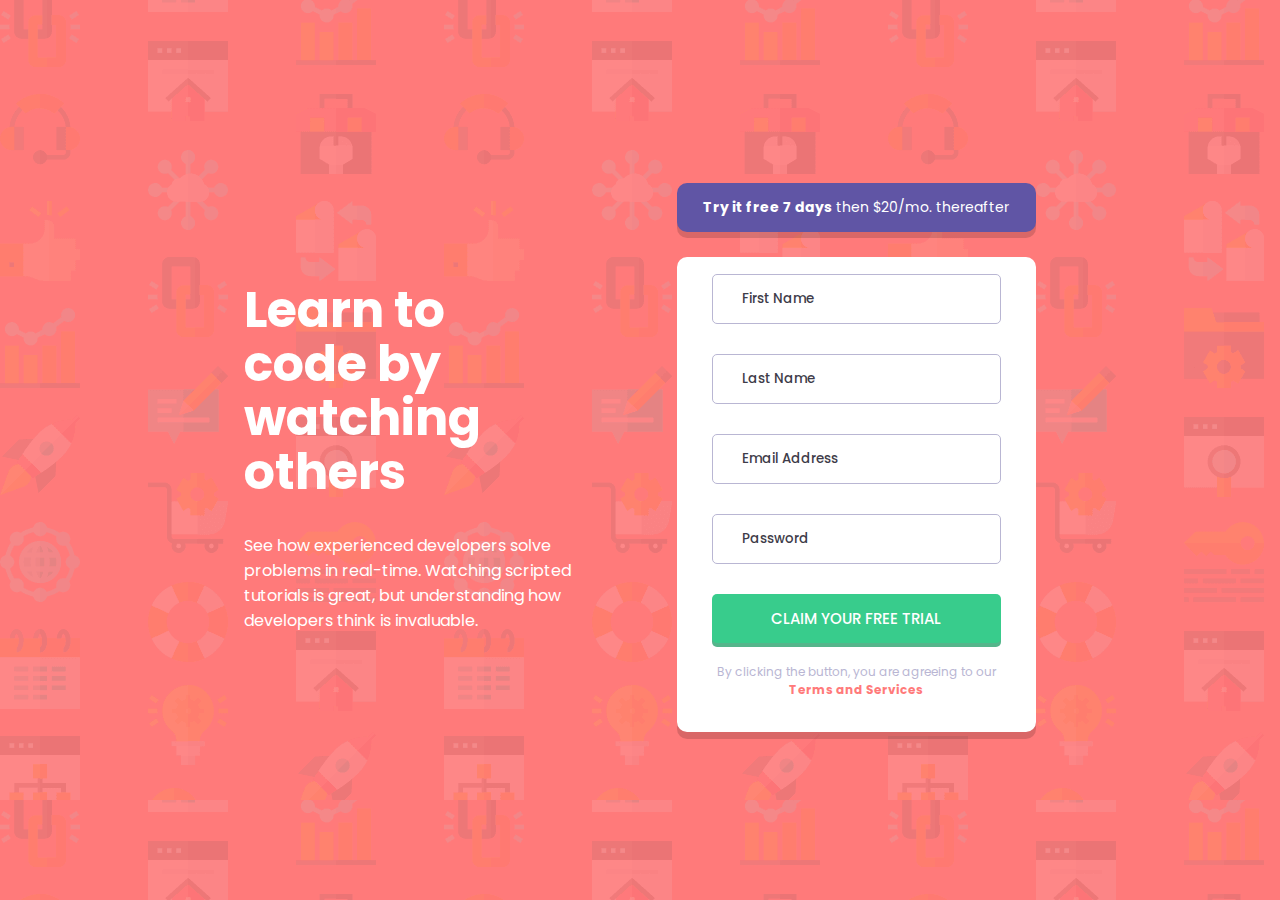
<file: index.html>
<!DOCTYPE html>
<html lang="en">
  <head>
    <meta charset="UTF-8" />
    <meta name="viewport" content="width=device-width, initial-scale=1.0" />
    <link rel="preconnect" href="https://fonts.googleapis.com" />
    <link rel="preconnect" href="https://fonts.gstatic.com" crossorigin />
    <link
      href="https://fonts.googleapis.com/css2?family=Poppins:ital,wght@0,100;0,200;0,300;0,400;0,500;0,600;0,700;0,800;0,900;1,100;1,200;1,300;1,400;1,500;1,600;1,700;1,800;1,900&display=swap"
      rel="stylesheet"
    />
    <link rel="stylesheet" href="style.css" />
    <title>Intro Component Signup Form</title>
  </head>
  <body>
    <main>
      <div class="info-container">
        <h1>Learn to code by watching others</h1>
        <p>
          See how experienced developers solve problems in real-time. Watching
          scripted tutorials is great, but understanding how developers think is
          invaluable.
        </p>
      </div>
      <div class="form-container">
        <p class="form-banner">
          <b>Try it free 7 days</b> then $20/mo. thereafter
        </p>
        <form action="#">
          <div class="input-group">
            <input
              type="text"
              class="firstNameInput input"
              id="firstName"
              placeholder="First Name"
            />
            <span class="icon"
              ><img src="images/icon-error.svg" alt="Error icon"
            /></span>
            <p class="error-text">First Name cannot be empty</p>
          </div>

          <div class="input-group">
            <input
              type="text"
              class="lastNameInput input"
              id="lastName"
              placeholder="Last Name"
            />
            <span class="icon"
              ><img src="images/icon-error.svg" alt="Error icon"
            /></span>
            <p class="error-text">Last Name cannot be empty</p>
          </div>

          <div class="input-group">
            <input
              type="email"
              class="emailInput input"
              id="email"
              placeholder="Email Address"
            />
            <span class="icon"
              ><img src="images/icon-error.svg" alt="Error icon"
            /></span>
            <p class="error-text">Looks like this is not an email</p>
          </div>

          <div class="input-group">
            <input
              type="password"
              id="password"
              class="passwordInput input"
              placeholder="Password"
            />
            <span class="icon"
              ><img src="images/icon-error.svg" alt="Error icon"
            /></span>
            <p class="error-text">Password cannot be empty</p>
          </div>

          <button type="submit" class="submitButton" id="submitButton">
            CLAIM YOUR FREE TRIAL
          </button>
          <p class="form-termsofservice-text">
            By clicking the button, you are agreeing to our
            <span class="termsofservice-span"><a href="termsAndservices.html">Terms and Services</a></span>
          </p>
        </form>
      </div>
    </main>
    <script src="index.js"></script>
  </body>
</html>
</file>
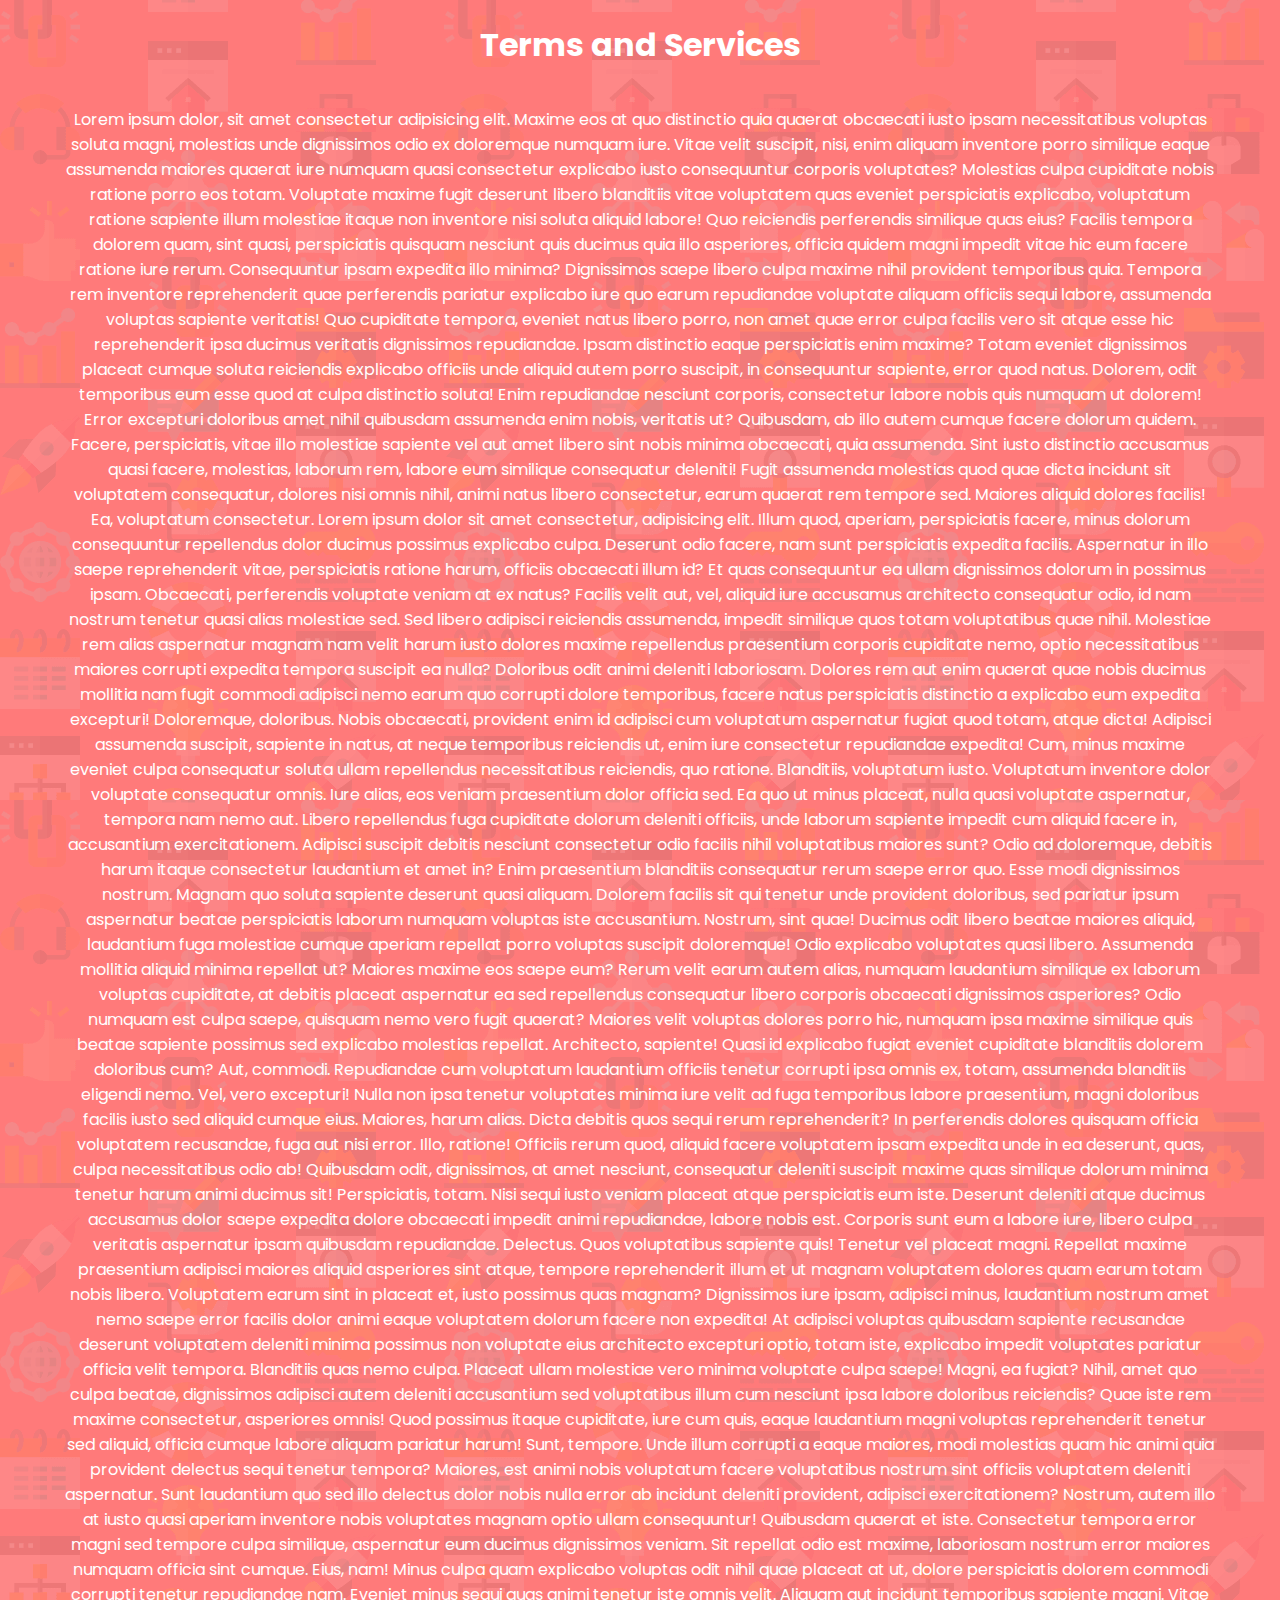
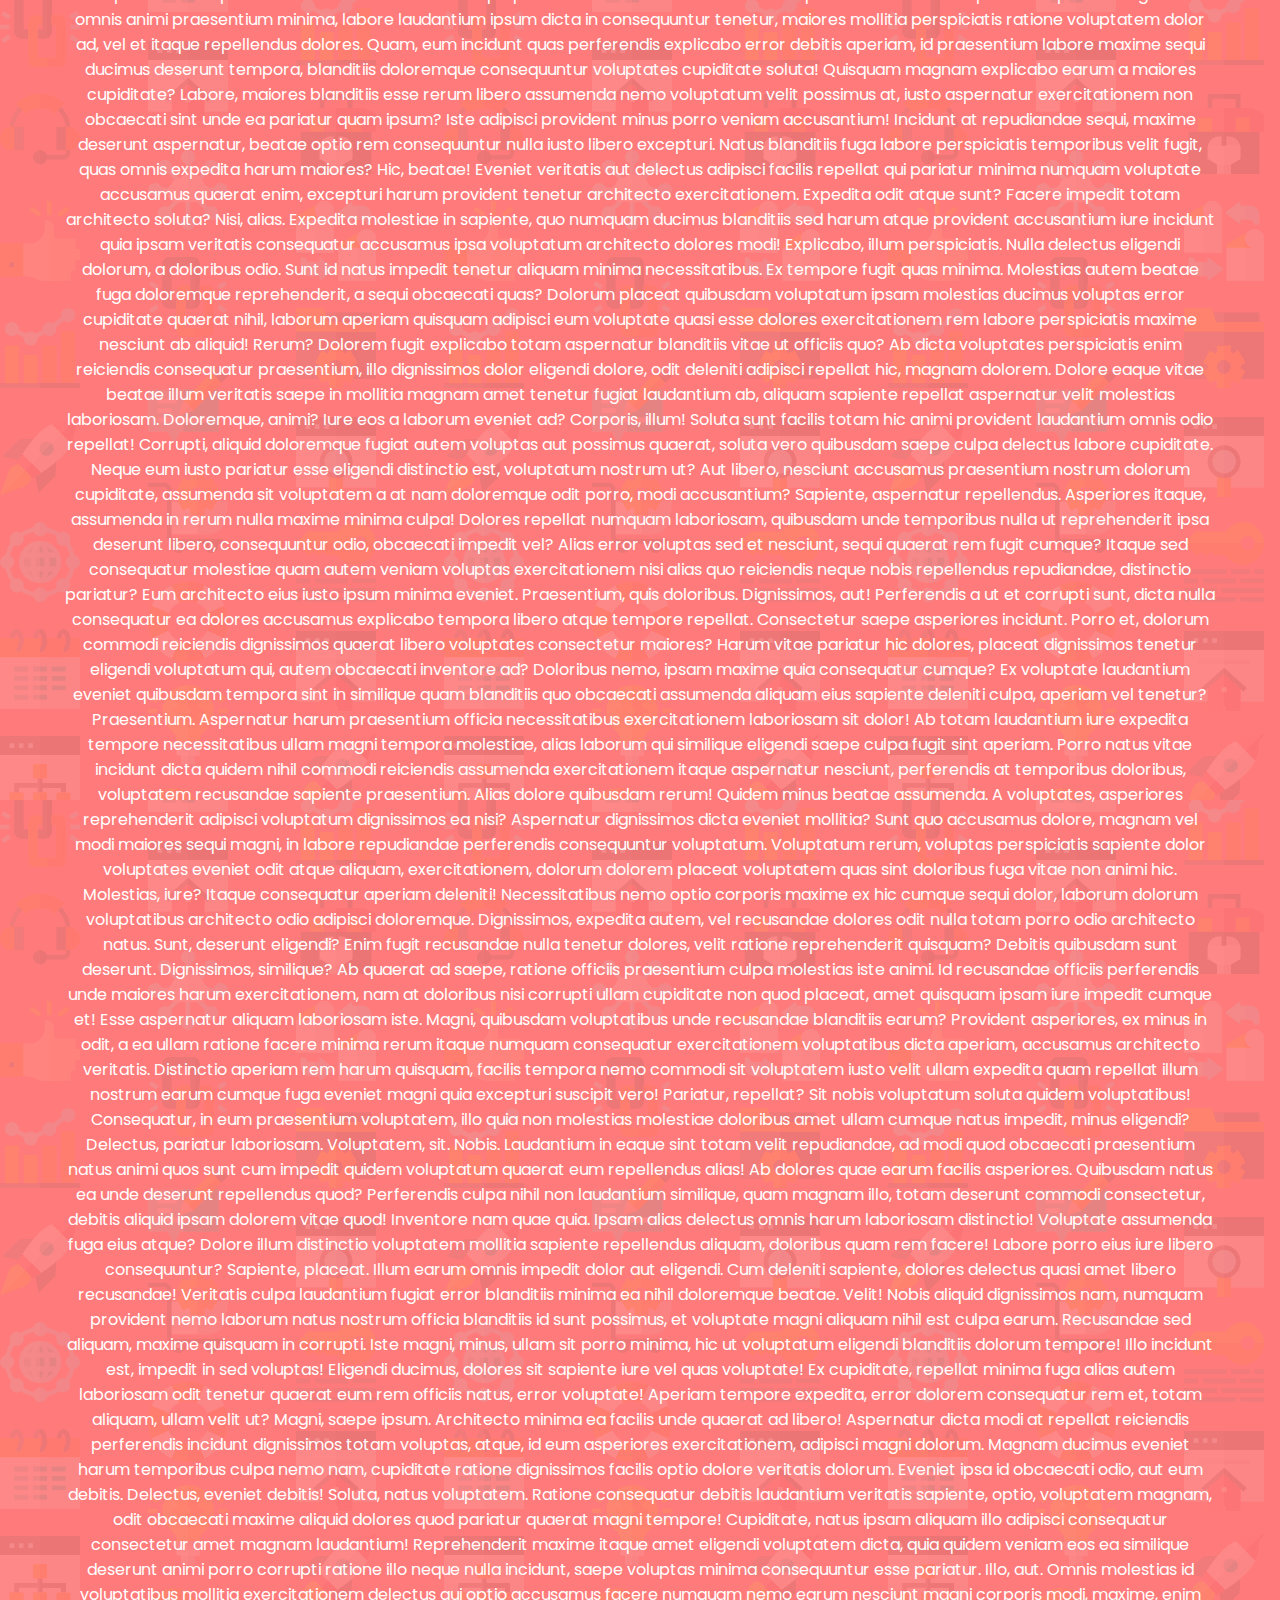
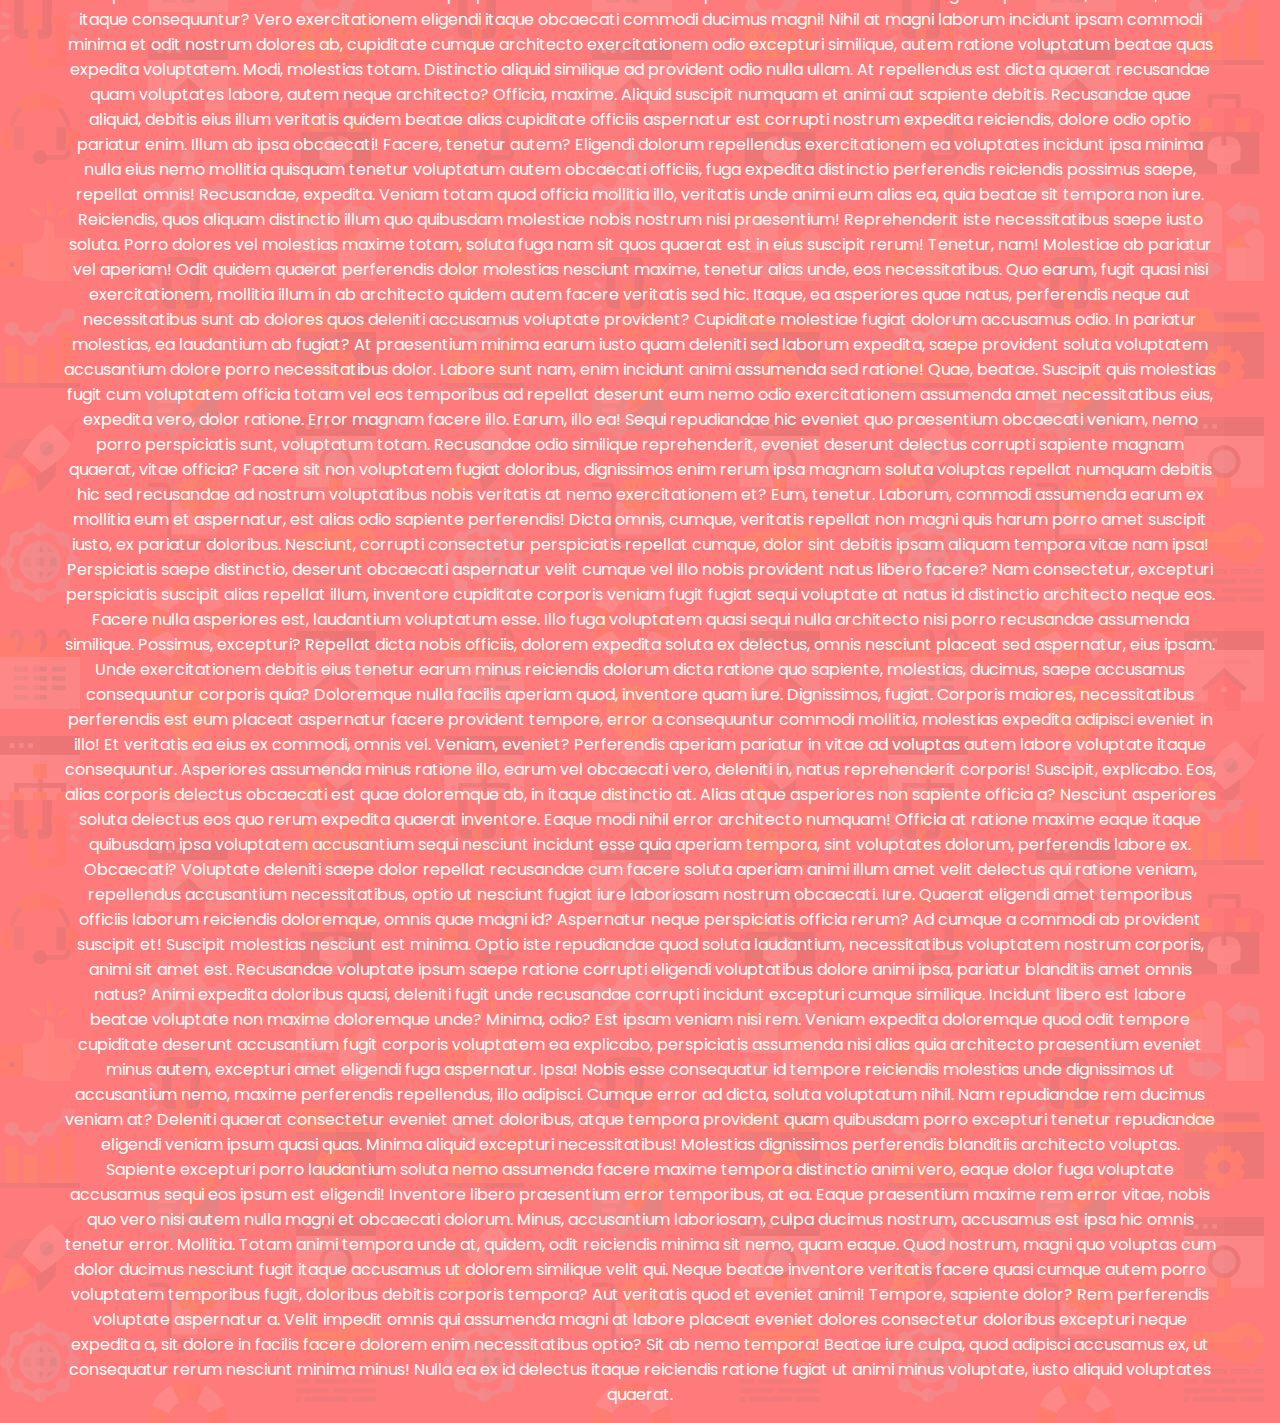
<file: termsAndservices.html>
<!DOCTYPE html>
<html lang="en">
  <head>
    <meta charset="UTF-8" />
    <meta name="viewport" content="width=device-width, initial-scale=1.0" />
    <link rel="preconnect" href="https://fonts.googleapis.com" />
    <link rel="preconnect" href="https://fonts.gstatic.com" crossorigin />
    <link
      href="https://fonts.googleapis.com/css2?family=Poppins:ital,wght@0,100;0,200;0,300;0,400;0,500;0,600;0,700;0,800;0,900;1,100;1,200;1,300;1,400;1,500;1,600;1,700;1,800;1,900&display=swap"
      rel="stylesheet"
    />
    <link rel="stylesheet" href="termsAndservices.css" />
    <title>Terms and Services</title>
  </head>
  <body>
    <h1>Terms and Services</h1>
    <p>
      Lorem ipsum dolor, sit amet consectetur adipisicing elit. Maxime eos at
      quo distinctio quia quaerat obcaecati iusto ipsam necessitatibus voluptas
      soluta magni, molestias unde dignissimos odio ex doloremque numquam iure.
      Vitae velit suscipit, nisi, enim aliquam inventore porro similique eaque
      assumenda maiores quaerat iure numquam quasi consectetur explicabo iusto
      consequuntur corporis voluptates? Molestias culpa cupiditate nobis ratione
      porro eos totam. Voluptate maxime fugit deserunt libero blanditiis vitae
      voluptatem quas eveniet perspiciatis explicabo, voluptatum ratione
      sapiente illum molestiae itaque non inventore nisi soluta aliquid labore!
      Quo reiciendis perferendis similique quas eius? Facilis tempora dolorem
      quam, sint quasi, perspiciatis quisquam nesciunt quis ducimus quia illo
      asperiores, officia quidem magni impedit vitae hic eum facere ratione iure
      rerum. Consequuntur ipsam expedita illo minima? Dignissimos saepe libero
      culpa maxime nihil provident temporibus quia. Tempora rem inventore
      reprehenderit quae perferendis pariatur explicabo iure quo earum
      repudiandae voluptate aliquam officiis sequi labore, assumenda voluptas
      sapiente veritatis! Quo cupiditate tempora, eveniet natus libero porro,
      non amet quae error culpa facilis vero sit atque esse hic reprehenderit
      ipsa ducimus veritatis dignissimos repudiandae. Ipsam distinctio eaque
      perspiciatis enim maxime? Totam eveniet dignissimos placeat cumque soluta
      reiciendis explicabo officiis unde aliquid autem porro suscipit, in
      consequuntur sapiente, error quod natus. Dolorem, odit temporibus eum esse
      quod at culpa distinctio soluta! Enim repudiandae nesciunt corporis,
      consectetur labore nobis quis numquam ut dolorem! Error excepturi
      doloribus amet nihil quibusdam assumenda enim nobis, veritatis ut?
      Quibusdam, ab illo autem cumque facere dolorum quidem. Facere,
      perspiciatis, vitae illo molestiae sapiente vel aut amet libero sint nobis
      minima obcaecati, quia assumenda. Sint iusto distinctio accusamus quasi
      facere, molestias, laborum rem, labore eum similique consequatur deleniti!
      Fugit assumenda molestias quod quae dicta incidunt sit voluptatem
      consequatur, dolores nisi omnis nihil, animi natus libero consectetur,
      earum quaerat rem tempore sed. Maiores aliquid dolores facilis! Ea,
      voluptatum consectetur. Lorem ipsum dolor sit amet consectetur, adipisicing elit. Illum quod, aperiam, perspiciatis facere, minus dolorum consequuntur repellendus dolor ducimus possimus explicabo culpa. Deserunt odio facere, nam sunt perspiciatis expedita facilis.
      Aspernatur in illo saepe reprehenderit vitae, perspiciatis ratione harum, officiis obcaecati illum id? Et quas consequuntur ea ullam dignissimos dolorum in possimus ipsam. Obcaecati, perferendis voluptate veniam at ex natus?
      Facilis velit aut, vel, aliquid iure accusamus architecto consequatur odio, id nam nostrum tenetur quasi alias molestiae sed. Sed libero adipisci reiciendis assumenda, impedit similique quos totam voluptatibus quae nihil.
      Molestiae rem alias aspernatur magnam nam velit harum iusto dolores maxime repellendus praesentium corporis cupiditate nemo, optio necessitatibus maiores corrupti expedita tempora suscipit ea nulla? Doloribus odit animi deleniti laboriosam.
      Dolores rem aut enim quaerat quae nobis ducimus mollitia nam fugit commodi adipisci nemo earum quo corrupti dolore temporibus, facere natus perspiciatis distinctio a explicabo eum expedita excepturi! Doloremque, doloribus.
      Nobis obcaecati, provident enim id adipisci cum voluptatum aspernatur fugiat quod totam, atque dicta! Adipisci assumenda suscipit, sapiente in natus, at neque temporibus reiciendis ut, enim iure consectetur repudiandae expedita!
      Cum, minus maxime eveniet culpa consequatur soluta ullam repellendus necessitatibus reiciendis, quo ratione. Blanditiis, voluptatum iusto. Voluptatum inventore dolor voluptate consequatur omnis. Iure alias, eos veniam praesentium dolor officia sed.
      Ea quo ut minus placeat, nulla quasi voluptate aspernatur, tempora nam nemo aut. Libero repellendus fuga cupiditate dolorum deleniti officiis, unde laborum sapiente impedit cum aliquid facere in, accusantium exercitationem.
      Adipisci suscipit debitis nesciunt consectetur odio facilis nihil voluptatibus maiores sunt? Odio ad doloremque, debitis harum itaque consectetur laudantium et amet in? Enim praesentium blanditiis consequatur rerum saepe error quo.
      Esse modi dignissimos nostrum. Magnam quo soluta sapiente deserunt quasi aliquam. Dolorem facilis sit qui tenetur unde provident doloribus, sed pariatur ipsum aspernatur beatae perspiciatis laborum numquam voluptas iste accusantium.
      Nostrum, sint quae! Ducimus odit libero beatae maiores aliquid, laudantium fuga molestiae cumque aperiam repellat porro voluptas suscipit doloremque! Odio explicabo voluptates quasi libero. Assumenda mollitia aliquid minima repellat ut?
      Maiores maxime eos saepe eum? Rerum velit earum autem alias, numquam laudantium similique ex laborum voluptas cupiditate, at debitis placeat aspernatur ea sed repellendus consequatur libero corporis obcaecati dignissimos asperiores?
      Odio numquam est culpa saepe, quisquam nemo vero fugit quaerat? Maiores velit voluptas dolores porro hic, numquam ipsa maxime similique quis beatae sapiente possimus sed explicabo molestias repellat. Architecto, sapiente!
      Quasi id explicabo fugiat eveniet cupiditate blanditiis dolorem doloribus cum? Aut, commodi. Repudiandae cum voluptatum laudantium officiis tenetur corrupti ipsa omnis ex, totam, assumenda blanditiis eligendi nemo. Vel, vero excepturi!
      Nulla non ipsa tenetur voluptates minima iure velit ad fuga temporibus labore praesentium, magni doloribus facilis iusto sed aliquid cumque eius. Maiores, harum alias. Dicta debitis quos sequi rerum reprehenderit?
      In perferendis dolores quisquam officia voluptatem recusandae, fuga aut nisi error. Illo, ratione! Officiis rerum quod, aliquid facere voluptatem ipsam expedita unde in ea deserunt, quas, culpa necessitatibus odio ab!
      Quibusdam odit, dignissimos, at amet nesciunt, consequatur deleniti suscipit maxime quas similique dolorum minima tenetur harum animi ducimus sit! Perspiciatis, totam. Nisi sequi iusto veniam placeat atque perspiciatis eum iste.
      Deserunt deleniti atque ducimus accusamus dolor saepe expedita dolore obcaecati impedit animi repudiandae, labore nobis est. Corporis sunt eum a labore iure, libero culpa veritatis aspernatur ipsam quibusdam repudiandae. Delectus.
      Quos voluptatibus sapiente quis! Tenetur vel placeat magni. Repellat maxime praesentium adipisci maiores aliquid asperiores sint atque, tempore reprehenderit illum et ut magnam voluptatem dolores quam earum totam nobis libero.
      Voluptatem earum sint in placeat et, iusto possimus quas magnam? Dignissimos iure ipsam, adipisci minus, laudantium nostrum amet nemo saepe error facilis dolor animi eaque voluptatem dolorum facere non expedita!
      At adipisci voluptas quibusdam sapiente recusandae deserunt voluptatem deleniti minima possimus non voluptate eius architecto excepturi optio, totam iste, explicabo impedit voluptates pariatur officia velit tempora. Blanditiis quas nemo culpa.
      Placeat ullam molestiae vero minima voluptate culpa saepe! Magni, ea fugiat? Nihil, amet quo culpa beatae, dignissimos adipisci autem deleniti accusantium sed voluptatibus illum cum nesciunt ipsa labore doloribus reiciendis?
      Quae iste rem maxime consectetur, asperiores omnis! Quod possimus itaque cupiditate, iure cum quis, eaque laudantium magni voluptas reprehenderit tenetur sed aliquid, officia cumque labore aliquam pariatur harum! Sunt, tempore.
      Unde illum corrupti a eaque maiores, modi molestias quam hic animi quia provident delectus sequi tenetur tempora? Maiores, est animi nobis voluptatum facere voluptatibus nostrum sint officiis voluptatem deleniti aspernatur.
      Sunt laudantium quo sed illo delectus dolor nobis nulla error ab incidunt deleniti provident, adipisci exercitationem? Nostrum, autem illo at iusto quasi aperiam inventore nobis voluptates magnam optio ullam consequuntur!
      Quibusdam quaerat et iste. Consectetur tempora error magni sed tempore culpa similique, aspernatur eum ducimus dignissimos veniam. Sit repellat odio est maxime, laboriosam nostrum error maiores numquam officia sint cumque.
      Eius, nam! Minus culpa quam explicabo voluptas odit nihil quae placeat at ut, dolore perspiciatis dolorem commodi corrupti tenetur repudiandae nam. Eveniet minus sequi quas animi tenetur iste omnis velit.
      Aliquam aut incidunt temporibus sapiente magni. Vitae omnis animi praesentium minima, labore laudantium ipsum dicta in consequuntur tenetur, maiores mollitia perspiciatis ratione voluptatem dolor ad, vel et itaque repellendus dolores.
      Quam, eum incidunt quas perferendis explicabo error debitis aperiam, id praesentium labore maxime sequi ducimus deserunt tempora, blanditiis doloremque consequuntur voluptates cupiditate soluta! Quisquam magnam explicabo earum a maiores cupiditate?
      Labore, maiores blanditiis esse rerum libero assumenda nemo voluptatum velit possimus at, iusto aspernatur exercitationem non obcaecati sint unde ea pariatur quam ipsum? Iste adipisci provident minus porro veniam accusantium!
      Incidunt at repudiandae sequi, maxime deserunt aspernatur, beatae optio rem consequuntur nulla iusto libero excepturi. Natus blanditiis fuga labore perspiciatis temporibus velit fugit, quas omnis expedita harum maiores? Hic, beatae!
      Eveniet veritatis aut delectus adipisci facilis repellat qui pariatur minima numquam voluptate accusamus quaerat enim, excepturi harum provident tenetur architecto exercitationem. Expedita odit atque sunt? Facere impedit totam architecto soluta?
      Nisi, alias. Expedita molestiae in sapiente, quo numquam ducimus blanditiis sed harum atque provident accusantium iure incidunt quia ipsam veritatis consequatur accusamus ipsa voluptatum architecto dolores modi! Explicabo, illum perspiciatis.
      Nulla delectus eligendi dolorum, a doloribus odio. Sunt id natus impedit tenetur aliquam minima necessitatibus. Ex tempore fugit quas minima. Molestias autem beatae fuga doloremque reprehenderit, a sequi obcaecati quas?
      Dolorum placeat quibusdam voluptatum ipsam molestias ducimus voluptas error cupiditate quaerat nihil, laborum aperiam quisquam adipisci eum voluptate quasi esse dolores exercitationem rem labore perspiciatis maxime nesciunt ab aliquid! Rerum?
      Dolorem fugit explicabo totam aspernatur blanditiis vitae ut officiis quo? Ab dicta voluptates perspiciatis enim reiciendis consequatur praesentium, illo dignissimos dolor eligendi dolore, odit deleniti adipisci repellat hic, magnam dolorem.
      Dolore eaque vitae beatae illum veritatis saepe in mollitia magnam amet tenetur fugiat laudantium ab, aliquam sapiente repellat aspernatur velit molestias laboriosam. Doloremque, animi? Iure eos a laborum eveniet ad?
      Corporis, illum! Soluta sunt facilis totam hic animi provident laudantium omnis odio repellat! Corrupti, aliquid doloremque fugiat autem voluptas aut possimus quaerat, soluta vero quibusdam saepe culpa delectus labore cupiditate.
      Neque eum iusto pariatur esse eligendi distinctio est, voluptatum nostrum ut? Aut libero, nesciunt accusamus praesentium nostrum dolorum cupiditate, assumenda sit voluptatem a at nam doloremque odit porro, modi accusantium?
      Sapiente, aspernatur repellendus. Asperiores itaque, assumenda in rerum nulla maxime minima culpa! Dolores repellat numquam laboriosam, quibusdam unde temporibus nulla ut reprehenderit ipsa deserunt libero, consequuntur odio, obcaecati impedit vel?
      Alias error voluptas sed et nesciunt, sequi quaerat rem fugit cumque? Itaque sed consequatur molestiae quam autem veniam voluptas exercitationem nisi alias quo reiciendis neque nobis repellendus repudiandae, distinctio pariatur?
      Eum architecto eius iusto ipsum minima eveniet. Praesentium, quis doloribus. Dignissimos, aut! Perferendis a ut et corrupti sunt, dicta nulla consequatur ea dolores accusamus explicabo tempora libero atque tempore repellat.
      Consectetur saepe asperiores incidunt. Porro et, dolorum commodi reiciendis dignissimos quaerat libero voluptates consectetur maiores? Harum vitae pariatur hic dolores, placeat dignissimos tenetur eligendi voluptatum qui, autem obcaecati inventore ad?
      Doloribus nemo, ipsam maxime quia consequatur cumque? Ex voluptate laudantium eveniet quibusdam tempora sint in similique quam blanditiis quo obcaecati assumenda aliquam eius sapiente deleniti culpa, aperiam vel tenetur? Praesentium.
      Aspernatur harum praesentium officia necessitatibus exercitationem laboriosam sit dolor! Ab totam laudantium iure expedita tempore necessitatibus ullam magni tempora molestiae, alias laborum qui similique eligendi saepe culpa fugit sint aperiam.
      Porro natus vitae incidunt dicta quidem nihil commodi reiciendis assumenda exercitationem itaque aspernatur nesciunt, perferendis at temporibus doloribus, voluptatem recusandae sapiente praesentium. Alias dolore quibusdam rerum! Quidem minus beatae assumenda.
      A voluptates, asperiores reprehenderit adipisci voluptatum dignissimos ea nisi? Aspernatur dignissimos dicta eveniet mollitia? Sunt quo accusamus dolore, magnam vel modi maiores sequi magni, in labore repudiandae perferendis consequuntur voluptatum.
      Voluptatum rerum, voluptas perspiciatis sapiente dolor voluptates eveniet odit atque aliquam, exercitationem, dolorum dolorem placeat voluptatem quas sint doloribus fuga vitae non animi hic. Molestias, iure? Itaque consequatur aperiam deleniti!
      Necessitatibus nemo optio corporis maxime ex hic cumque sequi dolor, laborum dolorum voluptatibus architecto odio adipisci doloremque. Dignissimos, expedita autem, vel recusandae dolores odit nulla totam porro odio architecto natus.
      Sunt, deserunt eligendi? Enim fugit recusandae nulla tenetur dolores, velit ratione reprehenderit quisquam? Debitis quibusdam sunt deserunt. Dignissimos, similique? Ab quaerat ad saepe, ratione officiis praesentium culpa molestias iste animi.
      Id recusandae officiis perferendis unde maiores harum exercitationem, nam at doloribus nisi corrupti ullam cupiditate non quod placeat, amet quisquam ipsam iure impedit cumque et! Esse aspernatur aliquam laboriosam iste.
      Magni, quibusdam voluptatibus unde recusandae blanditiis earum? Provident asperiores, ex minus in odit, a ea ullam ratione facere minima rerum itaque numquam consequatur exercitationem voluptatibus dicta aperiam, accusamus architecto veritatis.
      Distinctio aperiam rem harum quisquam, facilis tempora nemo commodi sit voluptatem iusto velit ullam expedita quam repellat illum nostrum earum cumque fuga eveniet magni quia excepturi suscipit vero! Pariatur, repellat?
      Sit nobis voluptatum soluta quidem voluptatibus! Consequatur, in eum praesentium voluptatem, illo quia non molestias molestiae doloribus amet ullam cumque natus impedit, minus eligendi? Delectus, pariatur laboriosam. Voluptatem, sit. Nobis.
      Laudantium in eaque sint totam velit repudiandae, ad modi quod obcaecati praesentium natus animi quos sunt cum impedit quidem voluptatum quaerat eum repellendus alias! Ab dolores quae earum facilis asperiores.
      Quibusdam natus ea unde deserunt repellendus quod? Perferendis culpa nihil non laudantium similique, quam magnam illo, totam deserunt commodi consectetur, debitis aliquid ipsam dolorem vitae quod! Inventore nam quae quia.
      Ipsam alias delectus omnis harum laboriosam distinctio! Voluptate assumenda fuga eius atque? Dolore illum distinctio voluptatem mollitia sapiente repellendus aliquam, doloribus quam rem facere! Labore porro eius iure libero consequuntur?
      Sapiente, placeat. Illum earum omnis impedit dolor aut eligendi. Cum deleniti sapiente, dolores delectus quasi amet libero recusandae! Veritatis culpa laudantium fugiat error blanditiis minima ea nihil doloremque beatae. Velit!
      Nobis aliquid dignissimos nam, numquam provident nemo laborum natus nostrum officia blanditiis id sunt possimus, et voluptate magni aliquam nihil est culpa earum. Recusandae sed aliquam, maxime quisquam in corrupti.
      Iste magni, minus, ullam sit porro minima, hic ut voluptatum eligendi blanditiis dolorum tempore! Illo incidunt est, impedit in sed voluptas! Eligendi ducimus, dolores sit sapiente iure vel quas voluptate!
      Ex cupiditate, repellat minima fuga alias autem laboriosam odit tenetur quaerat eum rem officiis natus, error voluptate! Aperiam tempore expedita, error dolorem consequatur rem et, totam aliquam, ullam velit ut?
      Magni, saepe ipsum. Architecto minima ea facilis unde quaerat ad libero! Aspernatur dicta modi at repellat reiciendis perferendis incidunt dignissimos totam voluptas, atque, id eum asperiores exercitationem, adipisci magni dolorum.
      Magnam ducimus eveniet harum temporibus culpa nemo nam, cupiditate ratione dignissimos facilis optio dolore veritatis dolorum. Eveniet ipsa id obcaecati odio, aut eum debitis. Delectus, eveniet debitis! Soluta, natus voluptatem.
      Ratione consequatur debitis laudantium veritatis sapiente, optio, voluptatem magnam, odit obcaecati maxime aliquid dolores quod pariatur quaerat magni tempore! Cupiditate, natus ipsam aliquam illo adipisci consequatur consectetur amet magnam laudantium!
      Reprehenderit maxime itaque amet eligendi voluptatem dicta, quia quidem veniam eos ea similique deserunt animi porro corrupti ratione illo neque nulla incidunt, saepe voluptas minima consequuntur esse pariatur. Illo, aut.
      Omnis molestias id voluptatibus mollitia exercitationem delectus qui optio accusamus facere numquam nemo earum nesciunt magni corporis modi, maxime, enim itaque consequuntur? Vero exercitationem eligendi itaque obcaecati commodi ducimus magni!
      Nihil at magni laborum incidunt ipsam commodi minima et odit nostrum dolores ab, cupiditate cumque architecto exercitationem odio excepturi similique, autem ratione voluptatum beatae quas expedita voluptatem. Modi, molestias totam.
      Distinctio aliquid similique ad provident odio nulla ullam. At repellendus est dicta quaerat recusandae quam voluptates labore, autem neque architecto? Officia, maxime. Aliquid suscipit numquam et animi aut sapiente debitis.
      Recusandae quae aliquid, debitis eius illum veritatis quidem beatae alias cupiditate officiis aspernatur est corrupti nostrum expedita reiciendis, dolore odio optio pariatur enim. Illum ab ipsa obcaecati! Facere, tenetur autem?
      Eligendi dolorum repellendus exercitationem ea voluptates incidunt ipsa minima nulla eius nemo mollitia quisquam tenetur voluptatum autem obcaecati officiis, fuga expedita distinctio perferendis reiciendis possimus saepe, repellat omnis! Recusandae, expedita.
      Veniam totam quod officia mollitia illo, veritatis unde animi eum alias ea, quia beatae sit tempora non iure. Reiciendis, quos aliquam distinctio illum quo quibusdam molestiae nobis nostrum nisi praesentium!
      Reprehenderit iste necessitatibus saepe iusto soluta. Porro dolores vel molestias maxime totam, soluta fuga nam sit quos quaerat est in eius suscipit rerum! Tenetur, nam! Molestiae ab pariatur vel aperiam!
      Odit quidem quaerat perferendis dolor molestias nesciunt maxime, tenetur alias unde, eos necessitatibus. Quo earum, fugit quasi nisi exercitationem, mollitia illum in ab architecto quidem autem facere veritatis sed hic.
      Itaque, ea asperiores quae natus, perferendis neque aut necessitatibus sunt ab dolores quos deleniti accusamus voluptate provident? Cupiditate molestiae fugiat dolorum accusamus odio. In pariatur molestias, ea laudantium ab fugiat?
      At praesentium minima earum iusto quam deleniti sed laborum expedita, saepe provident soluta voluptatem accusantium dolore porro necessitatibus dolor. Labore sunt nam, enim incidunt animi assumenda sed ratione! Quae, beatae.
      Suscipit quis molestias fugit cum voluptatem officia totam vel eos temporibus ad repellat deserunt eum nemo odio exercitationem assumenda amet necessitatibus eius, expedita vero, dolor ratione. Error magnam facere illo.
      Earum, illo ea! Sequi repudiandae hic eveniet quo praesentium obcaecati veniam, nemo porro perspiciatis sunt, voluptatum totam. Recusandae odio similique reprehenderit, eveniet deserunt delectus corrupti sapiente magnam quaerat, vitae officia?
      Facere sit non voluptatem fugiat doloribus, dignissimos enim rerum ipsa magnam soluta voluptas repellat numquam debitis hic sed recusandae ad nostrum voluptatibus nobis veritatis at nemo exercitationem et? Eum, tenetur.
      Laborum, commodi assumenda earum ex mollitia eum et aspernatur, est alias odio sapiente perferendis! Dicta omnis, cumque, veritatis repellat non magni quis harum porro amet suscipit iusto, ex pariatur doloribus.
      Nesciunt, corrupti consectetur perspiciatis repellat cumque, dolor sint debitis ipsam aliquam tempora vitae nam ipsa! Perspiciatis saepe distinctio, deserunt obcaecati aspernatur velit cumque vel illo nobis provident natus libero facere?
      Nam consectetur, excepturi perspiciatis suscipit alias repellat illum, inventore cupiditate corporis veniam fugit fugiat sequi voluptate at natus id distinctio architecto neque eos. Facere nulla asperiores est, laudantium voluptatum esse.
      Illo fuga voluptatem quasi sequi nulla architecto nisi porro recusandae assumenda similique. Possimus, excepturi? Repellat dicta nobis officiis, dolorem expedita soluta ex delectus, omnis nesciunt placeat sed aspernatur, eius ipsam.
      Unde exercitationem debitis eius tenetur earum minus reiciendis dolorum dicta ratione quo sapiente, molestias, ducimus, saepe accusamus consequuntur corporis quia? Doloremque nulla facilis aperiam quod, inventore quam iure. Dignissimos, fugiat.
      Corporis maiores, necessitatibus perferendis est eum placeat aspernatur facere provident tempore, error a consequuntur commodi mollitia, molestias expedita adipisci eveniet in illo! Et veritatis ea eius ex commodi, omnis vel.
      Veniam, eveniet? Perferendis aperiam pariatur in vitae ad voluptas autem labore voluptate itaque consequuntur. Asperiores assumenda minus ratione illo, earum vel obcaecati vero, deleniti in, natus reprehenderit corporis! Suscipit, explicabo.
      Eos, alias corporis delectus obcaecati est quae doloremque ab, in itaque distinctio at. Alias atque asperiores non sapiente officia a? Nesciunt asperiores soluta delectus eos quo rerum expedita quaerat inventore.
      Eaque modi nihil error architecto numquam! Officia at ratione maxime eaque itaque quibusdam ipsa voluptatem accusantium sequi nesciunt incidunt esse quia aperiam tempora, sint voluptates dolorum, perferendis labore ex. Obcaecati?
      Voluptate deleniti saepe dolor repellat recusandae cum facere soluta aperiam animi illum amet velit delectus qui ratione veniam, repellendus accusantium necessitatibus, optio ut nesciunt fugiat iure laboriosam nostrum obcaecati. Iure.
      Quaerat eligendi amet temporibus officiis laborum reiciendis doloremque, omnis quae magni id? Aspernatur neque perspiciatis officia rerum? Ad cumque a commodi ab provident suscipit et! Suscipit molestias nesciunt est minima.
      Optio iste repudiandae quod soluta laudantium, necessitatibus voluptatem nostrum corporis, animi sit amet est. Recusandae voluptate ipsum saepe ratione corrupti eligendi voluptatibus dolore animi ipsa, pariatur blanditiis amet omnis natus?
      Animi expedita doloribus quasi, deleniti fugit unde recusandae corrupti incidunt excepturi cumque similique. Incidunt libero est labore beatae voluptate non maxime doloremque unde? Minima, odio? Est ipsam veniam nisi rem.
      Veniam expedita doloremque quod odit tempore cupiditate deserunt accusantium fugit corporis voluptatem ea explicabo, perspiciatis assumenda nisi alias quia architecto praesentium eveniet minus autem, excepturi amet eligendi fuga aspernatur. Ipsa!
      Nobis esse consequatur id tempore reiciendis molestias unde dignissimos ut accusantium nemo, maxime perferendis repellendus, illo adipisci. Cumque error ad dicta, soluta voluptatum nihil. Nam repudiandae rem ducimus veniam at?
      Deleniti quaerat consectetur eveniet amet doloribus, atque tempora provident quam quibusdam porro excepturi tenetur repudiandae eligendi veniam ipsum quasi quas. Minima aliquid excepturi necessitatibus! Molestias dignissimos perferendis blanditiis architecto voluptas.
      Sapiente excepturi porro laudantium soluta nemo assumenda facere maxime tempora distinctio animi vero, eaque dolor fuga voluptate accusamus sequi eos ipsum est eligendi! Inventore libero praesentium error temporibus, at ea.
      Eaque praesentium maxime rem error vitae, nobis quo vero nisi autem nulla magni et obcaecati dolorum. Minus, accusantium laboriosam, culpa ducimus nostrum, accusamus est ipsa hic omnis tenetur error. Mollitia.
      Totam animi tempora unde at, quidem, odit reiciendis minima sit nemo, quam eaque. Quod nostrum, magni quo voluptas cum dolor ducimus nesciunt fugit itaque accusamus ut dolorem similique velit qui.
      Neque beatae inventore veritatis facere quasi cumque autem porro voluptatem temporibus fugit, doloribus debitis corporis tempora? Aut veritatis quod et eveniet animi! Tempore, sapiente dolor? Rem perferendis voluptate aspernatur a.
      Velit impedit omnis qui assumenda magni at labore placeat eveniet dolores consectetur doloribus excepturi neque expedita a, sit dolore in facilis facere dolorem enim necessitatibus optio? Sit ab nemo tempora!
      Beatae iure culpa, quod adipisci accusamus ex, ut consequatur rerum nesciunt minima minus! Nulla ea ex id delectus itaque reiciendis ratione fugiat ut animi minus voluptate, iusto aliquid voluptates quaerat.
    </p>
  </body>
</html>
</file>
<file: style.css>
body {
  margin: 0;
  background-color: hsl(0, 100%, 74%);
}

main {
  font-family: "Poppins", sans-serif;
  min-height: 100vh;
  display: flex;
  justify-content: center;
  align-items: center;
  background-image: url("images/bg-intro-desktop.png");
}

.info-container {
  color: white;
  width: 26%;
  margin-right: 100px;
}

h1 {
  font-size: 49px;
  line-height: 1.1;
}

.form-container {
  width: 28%;
}

.form-banner {
  font-size: 14px;
  background-color: hsl(248, 32%, 49%);
  color: white;
  text-align: center;
  padding: 14px;
  border-radius: 10px;
  box-shadow: 0px 6px 0px rgba(0, 0, 0, 0.15);
}

form {
  display: flex;
  flex-direction: column;
  justify-content: center;
  background-color: white;
  padding: 0px 35px 25px;
  border-radius: 10px;
  min-height: 50vh;
  margin-top: 25px;
  box-shadow: 0px 7px 0px rgba(0, 0, 0, 0.15);
}

.input-group {
  position: relative;
  display: flex;
  flex-direction: column;
}

input {
  margin: 10px 0px 20px;
  padding: 14px;
  border-radius: 5px;
  border: 1px solid hsl(246, 25%, 77%);
  text-indent: 15px;
}

input::placeholder {
  color: hsl(249, 10%, 26%);
  font-weight: 500;
  text-indent: 15px;
}

input.invalid::placeholder {
  color: hsl(0, 100%, 74%);
  text-indent: 15px;
}

input,
button {
  font-family: inherit;
}

input:focus {
  border: 1.5px solid hsl(248, 32%, 49%);
  outline: none;
}

.input.invalid {
  border: 2px solid hsl(0, 100%, 74%);
  margin-bottom: 35px;
}

.icon {
  display: none;
}

.icon.invalid {
  display: block;
  position: absolute;
  top: 39%;
  right: 25px;
  transform: translateY(-50%);
}

.error-text {
  display: none;
}

.error-text.invalid {
  display: block;
  position: absolute;
  top: 55%;
  right: 2px;
  color: hsl(0, 100%, 74%);
  font-size: 12px;
  font-style: italic;
  margin: 12px 0px 0px;
}

button {
  margin-top: 10px;
  padding: 13px;
  border-radius: 5px;
  border: none;
  background-color: hsl(154, 59%, 51%);
  color: white;
  font-size: 15px;
  font-weight: 500;
  box-shadow: 0px 4px 0px hsla(154, 59%, 40%, 0.8);
  cursor: pointer;
  transition: background-color 0.3s ease;
}

button:hover {
  background-color: hsl(154, 59%, 60%);
}

.form-termsofservice-text {
  color: hsl(246, 25%, 77%);
  font-size: 12px;
  margin: 0;
  padding-top: 20px;
  text-align: center;
}

.termsofservice-span {
  color: hsl(0, 100%, 74%);
  font-weight: 700;
} 

a {
  color: inherit;
  text-decoration: none;
}

@media (max-width: 375px) {
  main,
  .form-container {
    display: flex;
    flex-direction: column;
    align-items: center;
    justify-content: center;
  }

  main {
    background-image: url("images/bg-intro-mobile.png");
  }

  .info-container {
    margin: 0;
    width: 85%;
    text-align: center;
  }

  h1 {
    font-size: 28px;
    line-height: 1.2;
  }

  .info-container p {
    font-size: 16px;
  }

  .form-banner {
    width: 55vw;
    padding: 20px 57px;
    margin-top: 30px;
  }

  form {
    width: 75vw;
    max-height: 5vh;
    padding: 0px 20px 5px;
    margin: 8px 0px 60px;
  }

  input {
    margin: 10px 0px 10px;
  }

  .form-termsofservice-text {
    font-size: 12px;
    width: 90%;
    padding-top: 15px;
    margin-left: 12px;
  }

  .termsofservice-span {
    font-weight: 700;
  }
}
</file>
<file: termsAndservices.css>
body {
  font-family: "Poppins", sans-serif;
  margin: 0 auto;
  min-height: 100vh;
  display: flex;
  flex-direction: column;
  align-items: center;
  justify-content: center;
  text-align: center;
  background-image: url("images/bg-intro-desktop.png");
  background-color: hsl(0, 100%, 74%);
  color: white;
}

p {
  width: 90%;
}

@media (max-width: 375px) {
  body {
    background-image: url("images/bg-intro-mobile.png");
  }
}
</file>
